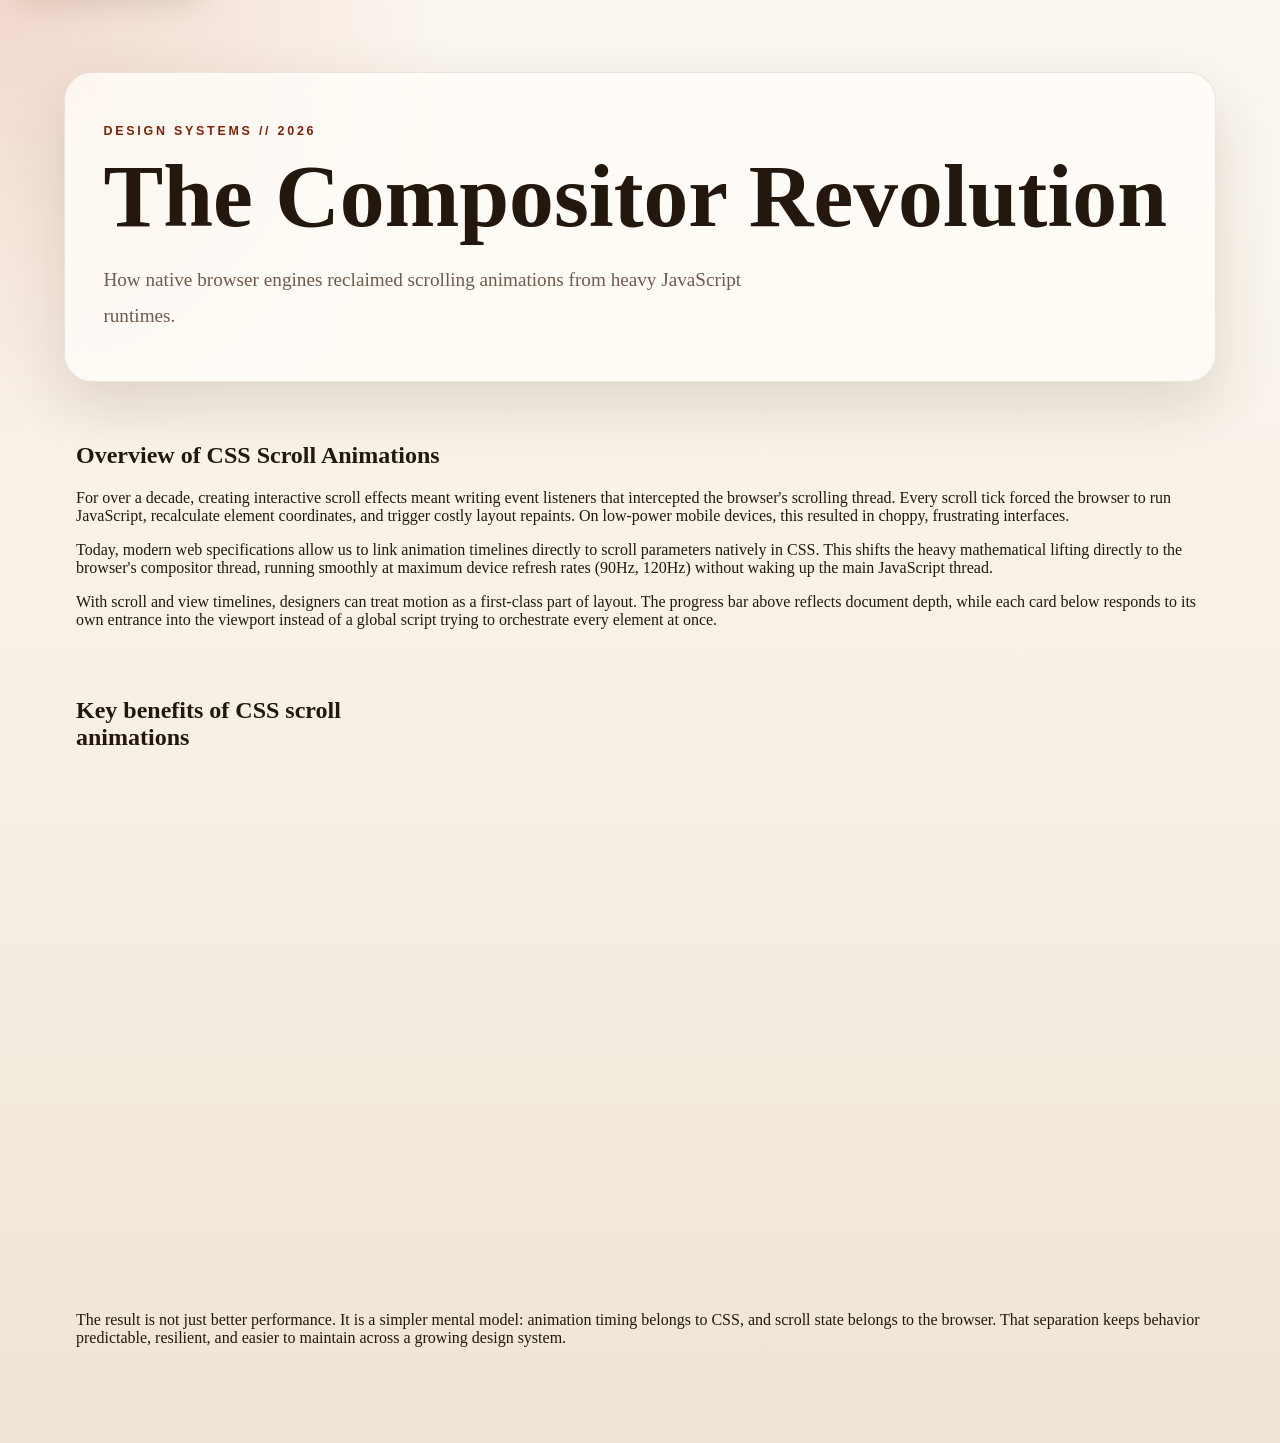
<file: index.html>
<!DOCTYPE html>
<html lang="en">
<head>
	<meta charset="UTF-8">
	<meta name="viewport" content="width=device-width, initial-scale=1.0">
	<meta name="description" content="An article demo showing a pure CSS reading progress bar and view-timeline content reveals with scroll-driven animations and reduced-motion support.">
	<meta name="theme-color" content="#c44d24">
	<title>Pure CSS Reading Progress and View Timeline Reveals</title>
	<link rel="stylesheet" href="styles.css">
	<script type="application/ld+json">
		{
			"@context": "https://schema.org",
			"@type": "Article",
			"headline": "The Compositor Revolution",
			"description": "A demo article about native CSS scroll-driven animations, including a reading progress bar and view-timeline content reveals.",
			"datePublished": "2026-08-14",
			"dateModified": "2026-08-14",
			"inLanguage": "en"
		}
	</script>
</head>
<body>
	<a class="skip-link" href="#main-content">Skip to main content</a>
	<div class="progress-indicator" aria-hidden="true"></div>

	<div class="article-layout">
		<header class="article-header">
			<p class="article-meta">DESIGN SYSTEMS // <time datetime="2026-01-01">2026</time></p>
			<h1 id="article-title" class="article-title">The Compositor Revolution</h1>
			<p class="article-lead">How native browser engines reclaimed scrolling animations from heavy JavaScript runtimes.</p>
		</header>

		<main id="main-content" class="article-body" tabindex="-1">
			<article aria-labelledby="article-title">
				<h2>Overview of CSS Scroll Animations</h2>
				<p>For over a decade, creating interactive scroll effects meant writing event listeners that intercepted the browser's scrolling thread. Every scroll tick forced the browser to run JavaScript, recalculate element coordinates, and trigger costly layout repaints. On low-power mobile devices, this resulted in choppy, frustrating interfaces.</p>

				<p>Today, modern web specifications allow us to link animation timelines directly to scroll parameters natively in CSS. This shifts the heavy mathematical lifting directly to the browser's compositor thread, running smoothly at maximum device refresh rates (90Hz, 120Hz) without waking up the main JavaScript thread.</p>

				<p>With scroll and view timelines, designers can treat motion as a first-class part of layout. The progress bar above reflects document depth, while each card below responds to its own entrance into the viewport instead of a global script trying to orchestrate every element at once.</p>

				<section class="reveal-grid" aria-labelledby="reveal-grid-title">
				<h2 id="reveal-grid-title">Key benefits of CSS scroll animations</h2>
				<article class="reveal-card">
					<div class="reveal-card__icon" aria-hidden="true">🚀</div>
					<h3 class="reveal-card__title">Thread Isolation</h3>
					<p class="reveal-card__text">By keeping animation calculations on the compositor thread, scroll interactions remain smooth even if a heavy script blocks the main thread.</p>
				</article>

				<article class="reveal-card">
					<div class="reveal-card__icon" aria-hidden="true">⚡</div>
					<h3 class="reveal-card__title">Declarative Keyframes</h3>
					<p class="reveal-card__text">Define your start and end positions in standard CSS keyframes, and let the browser interpolate the frames relative to scroll offsets.</p>
				</article>

				<article class="reveal-card">
					<div class="reveal-card__icon" aria-hidden="true">🎨</div>
					<h3 class="reveal-card__title">Hardware Acceleration</h3>
					<p class="reveal-card__text">Animating transform and opacity keeps the effect on GPU-friendly properties, reducing repaint cost on mobile devices.</p>
				</article>

				<article class="reveal-card">
					<div class="reveal-card__icon" aria-hidden="true">🔒</div>
					<h3 class="reveal-card__title">Native Security</h3>
					<p class="reveal-card__text">Reducing dependency on third-party scroll libraries shrinks bundle size and lowers the maintenance surface for animation behavior.</p>
				</article>
			</section>

				<p>The result is not just better performance. It is a simpler mental model: animation timing belongs to CSS, and scroll state belongs to the browser. That separation keeps behavior predictable, resilient, and easier to maintain across a growing design system.</p>
			</article>
		</main>
	</div>
</body>
</html>
</file>
<file: styles.css>
:root {
	color-scheme: light;
	--page-bg: #f6efe4;
	--surface: rgba(255, 252, 247, 0.84);
	--surface-border: rgba(106, 69, 35, 0.12);
	--ink: #24170d;
	--muted: #6f5a4b;
	--accent: #c44d24;
	--accent-strong: #7f2208;
	--shadow: 0 24px 60px rgba(74, 39, 11, 0.14);
}

* {
	box-sizing: border-box;
}

html {
	scroll-behavior: smooth;
}

body:focus-within {
	scroll-behavior: smooth;
}

body {
	margin: 0;
	min-height: 100vh;
	font-family: Georgia, "Times New Roman", serif;
	color: var(--ink);
	background:
		radial-gradient(circle at top left, rgba(196, 77, 36, 0.18), transparent 24%),
		linear-gradient(180deg, #fbf7f1 0%, var(--page-bg) 55%, #efe5d6 100%);
}

a {
	color: inherit;
}

:focus-visible {
	outline: 3px solid var(--accent);
	outline-offset: 4px;
}

.skip-link {
	position: fixed;
	top: 0.75rem;
	left: 1rem;
	z-index: 30;
	padding: 0.75rem 1rem;
	border-radius: 999px;
	background: #fffaf3;
	box-shadow: 0 0.8rem 2rem rgba(74, 39, 11, 0.18);
	font-family: "Segoe UI", sans-serif;
	font-weight: 700;
	text-decoration: none;
	transform: translateY(-160%);
	transition: transform 180ms ease;
}

.skip-link:focus-visible {
	transform: translateY(0);
}

.visually-hidden {
	position: absolute;
	width: 1px;
	height: 1px;
	padding: 0;
	margin: -1px;
	overflow: hidden;
	clip: rect(0, 0, 0, 0);
	white-space: nowrap;
	border: 0;
}

.progress-indicator {
	position: fixed;
	top: 0;
	left: 0;
	z-index: 20;
	width: 100%;
	height: 0.4rem;
	transform: scaleX(0);
	transform-origin: left;
	background: linear-gradient(90deg, var(--accent) 0%, var(--accent-strong) 100%);
	box-shadow: 0 0.35rem 1rem rgba(127, 34, 8, 0.22);
}

.article-layout {
	width: min(72rem, calc(100% - 2rem));
	margin: 0 auto;
	padding: 4.5rem 0 5rem;
}

.article-header {
	padding: 3rem clamp(1.5rem, 3vw, 3rem);
	border: 1px solid var(--surface-border);
	border-radius: 1.75rem;
	background: var(--surface);
	box-shadow: var(--shadow);
	backdrop-filter: blur(14px);
}

.article-meta {
	display: inline-block;
	margin-bottom: 1rem;
	margin-top: 0;
	font-family: "Segoe UI", sans-serif;
	font-size: 0.78rem;
	font-weight: 700;
	letter-spacing: 0.22em;
	color: var(--accent-strong);
}

.article-title {
	margin: 0;
	font-size: clamp(3rem, 7vw, 5.6rem);
	line-height: 0.94;
	text-wrap: balance;
}

.article-lead,
.article-body > p {
	max-width: 68ch;
	font-size: clamp(1.05rem, 1.5vw, 1.2rem);
	line-height: 1.85;
	color: var(--muted);
}

.article-lead {
	margin: 1.5rem 0 0;
}

.article-body {
	padding: 2.5rem clamp(0.25rem, 1vw, 0.75rem) 0;
}

.article-body article {
	position: relative;
}

.article-body > p {
	margin: 0 0 1.5rem;
}

.reveal-grid {
	display: grid;
	grid-template-columns: repeat(auto-fit, minmax(15rem, 1fr));
	gap: 1.25rem;
	margin: 3rem 0;
}

.reveal-card {
	padding: 1.5rem;
	border: 1px solid rgba(127, 34, 8, 0.1);
	border-radius: 1.5rem;
	background: rgba(255, 251, 245, 0.88);
	box-shadow: 0 1.1rem 2.6rem rgba(68, 32, 10, 0.08);
}

.reveal-card__icon {
	display: inline-grid;
	place-items: center;
	width: 3rem;
	height: 3rem;
	border-radius: 999px;
	font-size: 1.4rem;
	background: rgba(196, 77, 36, 0.1);
}

.reveal-card__title {
	margin: 1rem 0 0.55rem;
	font-size: 1.3rem;
}

.reveal-card__text {
	margin: 0;
	line-height: 1.7;
	color: var(--muted);
}

@keyframes reading-progress {
	from {
		transform: scaleX(0);
	}

	to {
		transform: scaleX(1);
	}
}

@keyframes card-reveal {
	from {
		opacity: 0;
		transform: translateY(40px);
	}

	to {
		opacity: 1;
		transform: translateY(0);
	}
}

@supports (animation-timeline: scroll(root)) {
	.progress-indicator {
		animation: reading-progress linear both;
		animation-timeline: scroll(root);
	}
}

@supports (animation-timeline: view()) {
	.reveal-card {
		opacity: 0;
		transform: translateY(40px);
		animation: card-reveal ease-out both;
		animation-timeline: view();
		animation-range: entry 10% contain 40%;
	}
}

@media (prefers-reduced-motion: reduce) {
	html {
		scroll-behavior: auto;
	}

	body:focus-within {
		scroll-behavior: auto;
	}

	.progress-indicator {
		animation: none;
		transform: none;
	}

	.reveal-card {
		animation: none;
		opacity: 1;
		transform: none;
	}

	.skip-link {
		transition: none;
	}
}

@media (max-width: 640px) {
	.article-layout {
		width: min(100% - 1rem, 72rem);
		padding-top: 3.5rem;
	}

	.article-header,
	.reveal-card {
		border-radius: 1.2rem;
	}
}
</file>
